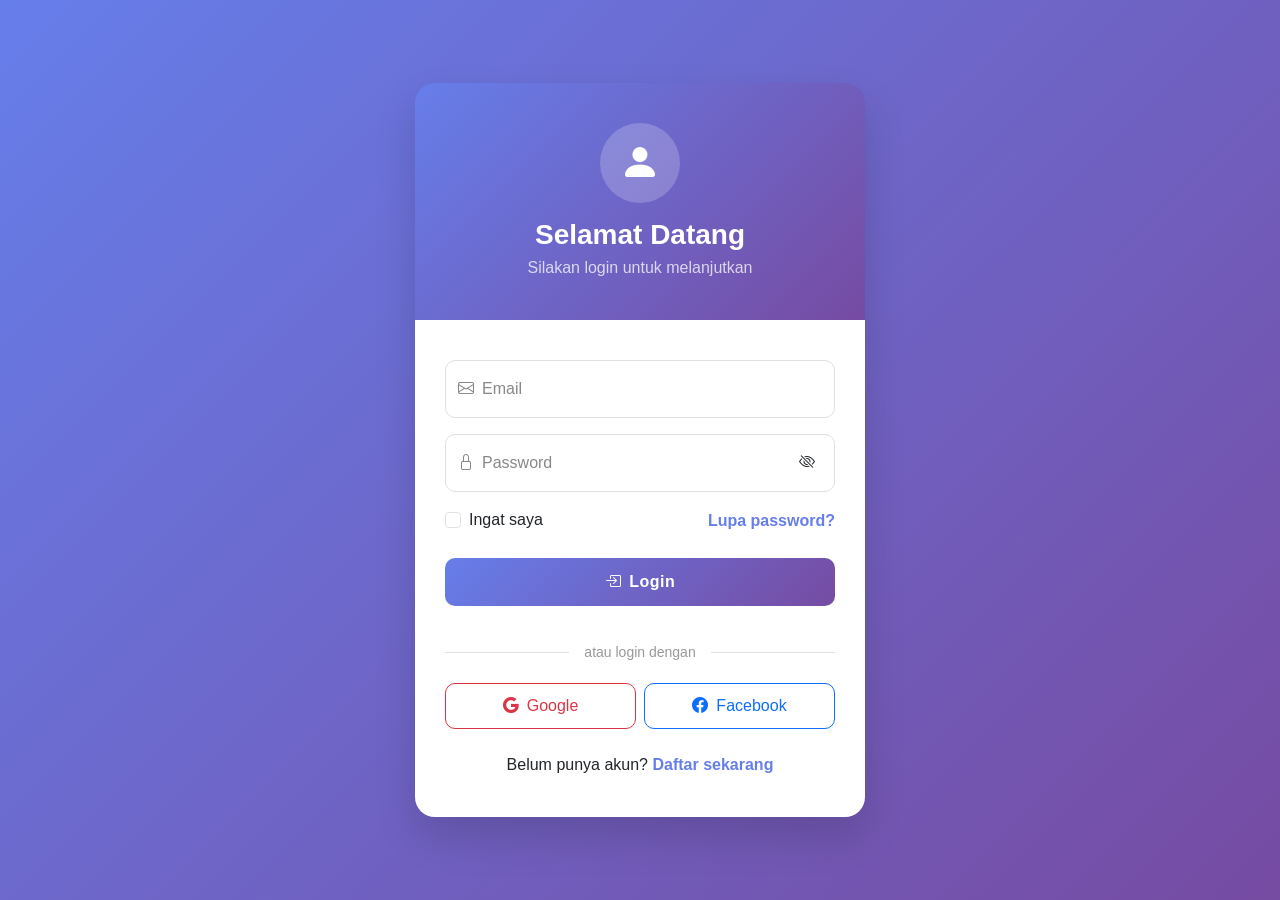
<file: login.html>
<!DOCTYPE html>
<html lang="id">
<head>
  <meta charset="UTF-8">
  <meta name="viewport" content="width=device-width, initial-scale=1.0">
  <title>Login Page</title>
  
  <!-- Bootstrap 5 CSS -->
  <link href="https://cdn.jsdelivr.net/npm/bootstrap@5.3.2/dist/css/bootstrap.min.css" rel="stylesheet">
  <!-- Bootstrap Icons -->
  <link rel="stylesheet" href="https://cdn.jsdelivr.net/npm/bootstrap-icons@1.11.1/font/bootstrap-icons.css">
  
  <style>
    body {
      background: linear-gradient(135deg, #667eea 0%, #764ba2 100%);
      min-height: 100vh;
      display: flex;
      align-items: center;
      justify-content: center;
      font-family: 'Segoe UI', Tahoma, Geneva, Verdana, sans-serif;
    }
    
    .login-card {
      border: none;
      border-radius: 20px;
      box-shadow: 0 20px 40px rgba(0, 0, 0, 0.15);
      overflow: hidden;
      max-width: 450px;
      width: 100%;
    }
    
    .login-header {
      background: linear-gradient(135deg, #667eea 0%, #764ba2 100%);
      padding: 40px 30px;
      text-align: center;
      color: white;
    }
    
    .login-header .avatar {
      width: 80px;
      height: 80px;
      background: rgba(255, 255, 255, 0.2);
      border-radius: 50%;
      display: flex;
      align-items: center;
      justify-content: center;
      margin: 0 auto 15px;
      font-size: 40px;
    }
    
    .login-body {
      padding: 40px 30px;
      background: white;
    }
    
    .form-floating > .form-control {
      border-radius: 10px;
      border: 1px solid #e0e0e0;
      height: 55px;
    }
    
    .form-floating > .form-control:focus {
      border-color: #667eea;
      box-shadow: 0 0 0 0.2rem rgba(102, 126, 234, 0.25);
    }
    
    .form-floating > label {
      padding: 1rem 0.75rem;
      color: #888;
    }
    
    .input-group-text {
      background: transparent;
      border-right: none;
      border-radius: 10px 0 0 10px;
    }
    
    .btn-login {
      background: linear-gradient(135deg, #667eea 0%, #764ba2 100%);
      border: none;
      border-radius: 10px;
      padding: 12px;
      font-weight: 600;
      letter-spacing: 0.5px;
      transition: all 0.3s ease;
      color: white;
      width: 100%;
    }
    
    .btn-login:hover {
      transform: translateY(-2px);
      box-shadow: 0 10px 20px rgba(102, 126, 234, 0.4);
      color: white;
    }
    
    .divider {
      display: flex;
      align-items: center;
      text-align: center;
      margin: 20px 0;
      color: #999;
    }
    
    .divider::before,
    .divider::after {
      content: '';
      flex: 1;
      border-bottom: 1px solid #e0e0e0;
    }
    
    .divider span {
      padding: 0 15px;
      font-size: 14px;
    }
    
    .social-btn {
      border-radius: 10px;
      padding: 10px;
      font-weight: 500;
      transition: all 0.3s ease;
    }
    
    .social-btn:hover {
      transform: translateY(-2px);
      box-shadow: 0 5px 15px rgba(0, 0, 0, 0.1);
    }
    
    .form-check-input:checked {
      background-color: #667eea;
      border-color: #667eea;
    }
    
    a {
      color: #667eea;
      text-decoration: none;
      font-weight: 600;
    }
    
    a:hover {
      color: #764ba2;
    }
  </style>
</head>
<body>

  <div class="container py-5">
    <div class="login-card mx-auto">
      
      <!-- Header -->
      <div class="login-header">
        <div class="avatar">
          <i class="bi bi-person-fill"></i>
        </div>
        <h3 class="mb-1 fw-bold">Selamat Datang</h3>
        <p class="mb-0 opacity-75">Silakan login untuk melanjutkan</p>
      </div>
      
      <!-- Body -->
      <div class="login-body">
        <form action="#" method="POST">
          
          <!-- Email -->
          <div class="form-floating mb-3">
            <input type="email" class="form-control" id="email" placeholder="name@example.com" required>
            <label for="email"><i class="bi bi-envelope me-2"></i>Email</label>
          </div>
          
          <!-- Password -->
          <div class="form-floating mb-3 position-relative">
            <input type="password" class="form-control" id="password" placeholder="Password" required>
            <label for="password"><i class="bi bi-lock me-2"></i>Password</label>
            <button type="button" class="btn position-absolute top-50 end-0 translate-middle-y me-2 border-0" 
                    onclick="togglePassword()" style="z-index: 10;">
              <i class="bi bi-eye-slash" id="toggleIcon"></i>
            </button>
          </div>
          
          <!-- Remember & Forgot -->
          <div class="d-flex justify-content-between align-items-center mb-4">
            <div class="form-check">
              <input class="form-check-input" type="checkbox" id="remember">
              <label class="form-check-label" for="remember">
                Ingat saya
              </label>
            </div>
            <a href="#">Lupa password?</a>
          </div>
          
          <!-- Button Login -->
          <button type="submit" class="btn btn-login mb-3">
            <i class="bi bi-box-arrow-in-right me-2"></i>Login
          </button>
          
          <!-- Divider -->
          <div class="divider">
            <span>atau login dengan</span>
          </div>
          
          <!-- Social Login -->
          <div class="row g-2 mb-4">
            <div class="col-6">
              <button type="button" class="btn btn-outline-danger social-btn w-100">
                <i class="bi bi-google me-2"></i>Google
              </button>
            </div>
            <div class="col-6">
              <button type="button" class="btn btn-outline-primary social-btn w-100">
                <i class="bi bi-facebook me-2"></i>Facebook
              </button>
            </div>
          </div>
          
          <!-- Register Link -->
          <p class="text-center mb-0">
            Belum punya akun? <a href="#">Daftar sekarang</a>
          </p>
          
        </form>
      </div>
      
    </div>
  </div>

  <!-- Bootstrap 5 JS -->
  <script src="https://cdn.jsdelivr.net/npm/bootstrap@5.3.2/dist/js/bootstrap.bundle.min.js"></script>
  
  <script>
    function togglePassword() {
      const passwordInput = document.getElementById('password');
      const toggleIcon = document.getElementById('toggleIcon');
      
      if (passwordInput.type === 'password') {
        passwordInput.type = 'text';
        toggleIcon.classList.remove('bi-eye-slash');
        toggleIcon.classList.add('bi-eye');
      } else {
        passwordInput.type = 'password';
        toggleIcon.classList.remove('bi-eye');
        toggleIcon.classList.add('bi-eye-slash');
      }
    }
  </script>

</body>
</html>
</file>
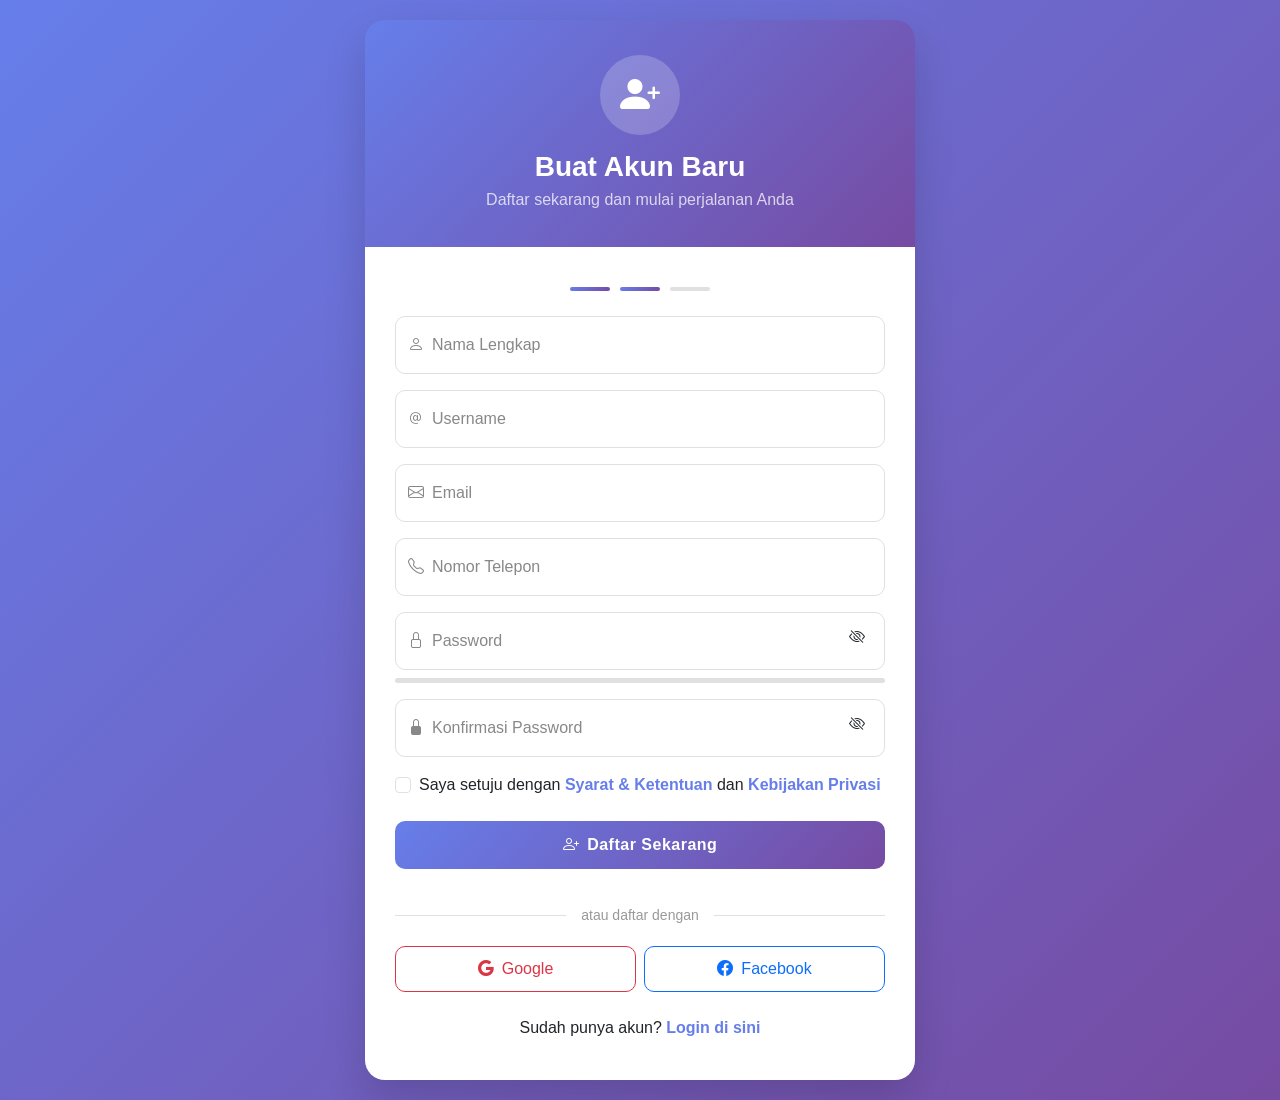
<file: register.html>
<!DOCTYPE html>
<html lang="id">
<head>
  <meta charset="UTF-8">
  <meta name="viewport" content="width=device-width, initial-scale=1.0">
  <title>Register Page</title>
  
  <!-- Bootstrap 5 CSS -->
  <link href="https://cdn.jsdelivr.net/npm/bootstrap@5.3.2/dist/css/bootstrap.min.css" rel="stylesheet">
  <!-- Bootstrap Icons -->
  <link rel="stylesheet" href="https://cdn.jsdelivr.net/npm/bootstrap-icons@1.11.1/font/bootstrap-icons.css">
  
  <style>
    body {
      background: linear-gradient(135deg, #667eea 0%, #764ba2 100%);
      min-height: 100vh;
      display: flex;
      align-items: center;
      justify-content: center;
      font-family: 'Segoe UI', Tahoma, Geneva, Verdana, sans-serif;
      padding: 20px 0;
    }
    
    .register-card {
      border: none;
      border-radius: 20px;
      box-shadow: 0 20px 40px rgba(0, 0, 0, 0.15);
      overflow: hidden;
      max-width: 550px;
      width: 100%;
    }
    
    .register-header {
      background: linear-gradient(135deg, #667eea 0%, #764ba2 100%);
      padding: 35px 30px;
      text-align: center;
      color: white;
    }
    
    .register-header .avatar {
      width: 80px;
      height: 80px;
      background: rgba(255, 255, 255, 0.2);
      border-radius: 50%;
      display: flex;
      align-items: center;
      justify-content: center;
      margin: 0 auto 15px;
      font-size: 40px;
    }
    
    .register-body {
      padding: 40px 30px;
      background: white;
    }
    
    .form-floating > .form-control {
      border-radius: 10px;
      border: 1px solid #e0e0e0;
      height: 55px;
    }
    
    .form-floating > .form-control:focus {
      border-color: #667eea;
      box-shadow: 0 0 0 0.2rem rgba(102, 126, 234, 0.25);
    }
    
    .form-floating > label {
      padding: 1rem 0.75rem;
      color: #888;
    }
    
    .btn-register {
      background: linear-gradient(135deg, #667eea 0%, #764ba2 100%);
      border: none;
      border-radius: 10px;
      padding: 12px;
      font-weight: 600;
      letter-spacing: 0.5px;
      transition: all 0.3s ease;
      color: white;
      width: 100%;
    }
    
    .btn-register:hover {
      transform: translateY(-2px);
      box-shadow: 0 10px 20px rgba(102, 126, 234, 0.4);
      color: white;
    }
    
    .divider {
      display: flex;
      align-items: center;
      text-align: center;
      margin: 20px 0;
      color: #999;
    }
    
    .divider::before,
    .divider::after {
      content: '';
      flex: 1;
      border-bottom: 1px solid #e0e0e0;
    }
    
    .divider span {
      padding: 0 15px;
      font-size: 14px;
    }
    
    .social-btn {
      border-radius: 10px;
      padding: 10px;
      font-weight: 500;
      transition: all 0.3s ease;
    }
    
    .social-btn:hover {
      transform: translateY(-2px);
      box-shadow: 0 5px 15px rgba(0, 0, 0, 0.1);
    }
    
    .form-check-input:checked {
      background-color: #667eea;
      border-color: #667eea;
    }
    
    a {
      color: #667eea;
      text-decoration: none;
      font-weight: 600;
    }
    
    a:hover {
      color: #764ba2;
    }
    
    /* Password Strength Indicator */
    .password-strength {
      height: 5px;
      border-radius: 5px;
      margin-top: 8px;
      background-color: #e0e0e0;
      overflow: hidden;
      transition: all 0.3s ease;
    }
    
    .password-strength-bar {
      height: 100%;
      width: 0;
      transition: all 0.3s ease;
      border-radius: 5px;
    }
    
    .strength-weak { background-color: #dc3545; width: 33%; }
    .strength-medium { background-color: #ffc107; width: 66%; }
    .strength-strong { background-color: #28a745; width: 100%; }
    
    .strength-text {
      font-size: 12px;
      margin-top: 5px;
      font-weight: 500;
    }
    
    /* Progress step */
    .progress-steps {
      display: flex;
      justify-content: center;
      gap: 10px;
      margin-bottom: 25px;
    }
    
    .step-dot {
      width: 40px;
      height: 4px;
      border-radius: 4px;
      background: #e0e0e0;
    }
    
    .step-dot.active {
      background: linear-gradient(135deg, #667eea 0%, #764ba2 100%);
    }
  </style>
</head>
<body>

  <div class="container">
    <div class="register-card mx-auto">
      
      <!-- Header -->
      <div class="register-header">
        <div class="avatar">
          <i class="bi bi-person-plus-fill"></i>
        </div>
        <h3 class="mb-1 fw-bold">Buat Akun Baru</h3>
        <p class="mb-0 opacity-75">Daftar sekarang dan mulai perjalanan Anda</p>
      </div>
      
      <!-- Body -->
      <div class="register-body">
        
        <!-- Progress Steps -->
        <div class="progress-steps">
          <div class="step-dot active"></div>
          <div class="step-dot active"></div>
          <div class="step-dot"></div>
        </div>
        
        <form action="#" method="POST" id="registerForm">
          
          <!-- Nama Lengkap -->
          <div class="form-floating mb-3">
            <input type="text" class="form-control" id="fullname" placeholder="Nama Lengkap" required>
            <label for="fullname"><i class="bi bi-person me-2"></i>Nama Lengkap</label>
          </div>
          
          <!-- Username -->
          <div class="form-floating mb-3">
            <input type="text" class="form-control" id="username" placeholder="Username" required>
            <label for="username"><i class="bi bi-at me-2"></i>Username</label>
          </div>
          
          <!-- Email -->
          <div class="form-floating mb-3">
            <input type="email" class="form-control" id="email" placeholder="name@example.com" required>
            <label for="email"><i class="bi bi-envelope me-2"></i>Email</label>
          </div>
          
          <!-- Nomor Telepon -->
          <div class="form-floating mb-3">
            <input type="tel" class="form-control" id="phone" placeholder="08123456789" required>
            <label for="phone"><i class="bi bi-telephone me-2"></i>Nomor Telepon</label>
          </div>
          
          <!-- Password -->
          <div class="form-floating mb-2 position-relative">
            <input type="password" class="form-control" id="password" placeholder="Password" 
                   oninput="checkPasswordStrength()" required>
            <label for="password"><i class="bi bi-lock me-2"></i>Password</label>
            <button type="button" class="btn position-absolute top-0 end-0 mt-2 me-2 border-0" 
                    onclick="togglePassword('password', 'toggleIcon1')" style="z-index: 10;">
              <i class="bi bi-eye-slash" id="toggleIcon1"></i>
            </button>
          </div>
          
          <!-- Password Strength -->
          <div class="password-strength mb-1">
            <div class="password-strength-bar" id="strengthBar"></div>
          </div>
          <div class="strength-text mb-3" id="strengthText"></div>
          
          <!-- Konfirmasi Password -->
          <div class="form-floating mb-3 position-relative">
            <input type="password" class="form-control" id="confirmPassword" placeholder="Konfirmasi Password" required>
            <label for="confirmPassword"><i class="bi bi-lock-fill me-2"></i>Konfirmasi Password</label>
            <button type="button" class="btn position-absolute top-0 end-0 mt-2 me-2 border-0" 
                    onclick="togglePassword('confirmPassword', 'toggleIcon2')" style="z-index: 10;">
              <i class="bi bi-eye-slash" id="toggleIcon2"></i>
            </button>
          </div>
          
          <!-- Terms & Conditions -->
          <div class="form-check mb-4">
            <input class="form-check-input" type="checkbox" id="terms" required>
            <label class="form-check-label" for="terms">
              Saya setuju dengan <a href="#">Syarat & Ketentuan</a> dan <a href="#">Kebijakan Privasi</a>
            </label>
          </div>
          
          <!-- Button Register -->
          <button type="submit" class="btn btn-register mb-3">
            <i class="bi bi-person-plus me-2"></i>Daftar Sekarang
          </button>
          
          <!-- Divider -->
          <div class="divider">
            <span>atau daftar dengan</span>
          </div>
          
          <!-- Social Register -->
          <div class="row g-2 mb-4">
            <div class="col-6">
              <button type="button" class="btn btn-outline-danger social-btn w-100">
                <i class="bi bi-google me-2"></i>Google
              </button>
            </div>
            <div class="col-6">
              <button type="button" class="btn btn-outline-primary social-btn w-100">
                <i class="bi bi-facebook me-2"></i>Facebook
              </button>
            </div>
          </div>
          
          <!-- Login Link -->
          <p class="text-center mb-0">
            Sudah punya akun? <a href="login.html">Login di sini</a>
          </p>
          
        </form>
      </div>
      
    </div>
  </div>

  <!-- Bootstrap 5 JS -->
  <script src="https://cdn.jsdelivr.net/npm/bootstrap@5.3.2/dist/js/bootstrap.bundle.min.js"></script>
  
  <script>
    // Toggle Password Visibility
    function togglePassword(inputId, iconId) {
      const passwordInput = document.getElementById(inputId);
      const toggleIcon = document.getElementById(iconId);
      
      if (passwordInput.type === 'password') {
        passwordInput.type = 'text';
        toggleIcon.classList.remove('bi-eye-slash');
        toggleIcon.classList.add('bi-eye');
      } else {
        passwordInput.type = 'password';
        toggleIcon.classList.remove('bi-eye');
        toggleIcon.classList.add('bi-eye-slash');
      }
    }
    
    // Check Password Strength
    function checkPasswordStrength() {
      const password = document.getElementById('password').value;
      const strengthBar = document.getElementById('strengthBar');
      const strengthText = document.getElementById('strengthText');
      
      let strength = 0;
      
      // Check length
      if (password.length >= 8) strength++;
      // Check lowercase & uppercase
      if (/[a-z]/.test(password) && /[A-Z]/.test(password)) strength++;
      // Check number
      if (/\d/.test(password)) strength++;
      // Check special character
      if (/[!@#$%^&*(),.?":{}|<>]/.test(password)) strength++;
      
      // Reset classes
      strengthBar.className = 'password-strength-bar';
      strengthText.className = 'strength-text';
      
      if (password.length === 0) {
        strengthText.textContent = '';
        return;
      }
      
      if (strength <= 1) {
        strengthBar.classList.add('strength-weak');
        strengthText.classList.add('text-danger');
        strengthText.textContent = 'Password lemah';
      } else if (strength <= 3) {
        strengthBar.classList.add('strength-medium');
        strengthText.classList.add('text-warning');
        strengthText.textContent = 'Password sedang';
      } else {
        strengthBar.classList.add('strength-strong');
        strengthText.classList.add('text-success');
        strengthText.textContent = 'Password kuat';
      }
    }
    
    // Form Validation
    document.getElementById('registerForm').addEventListener('submit', function(e) {
      const password = document.getElementById('password').value;
      const confirmPassword = document.getElementById('confirmPassword').value;
      
      if (password !== confirmPassword) {
        e.preventDefault();
        alert('Password dan Konfirmasi Password tidak sama!');
        return false;
      }
      
      if (password.length < 8) {
        e.preventDefault();
        alert('Password minimal 8 karakter!');
        return false;
      }
      
      alert('Registrasi berhasil! (Demo)');
    });
  </script>

</body>
</html>
</file>
